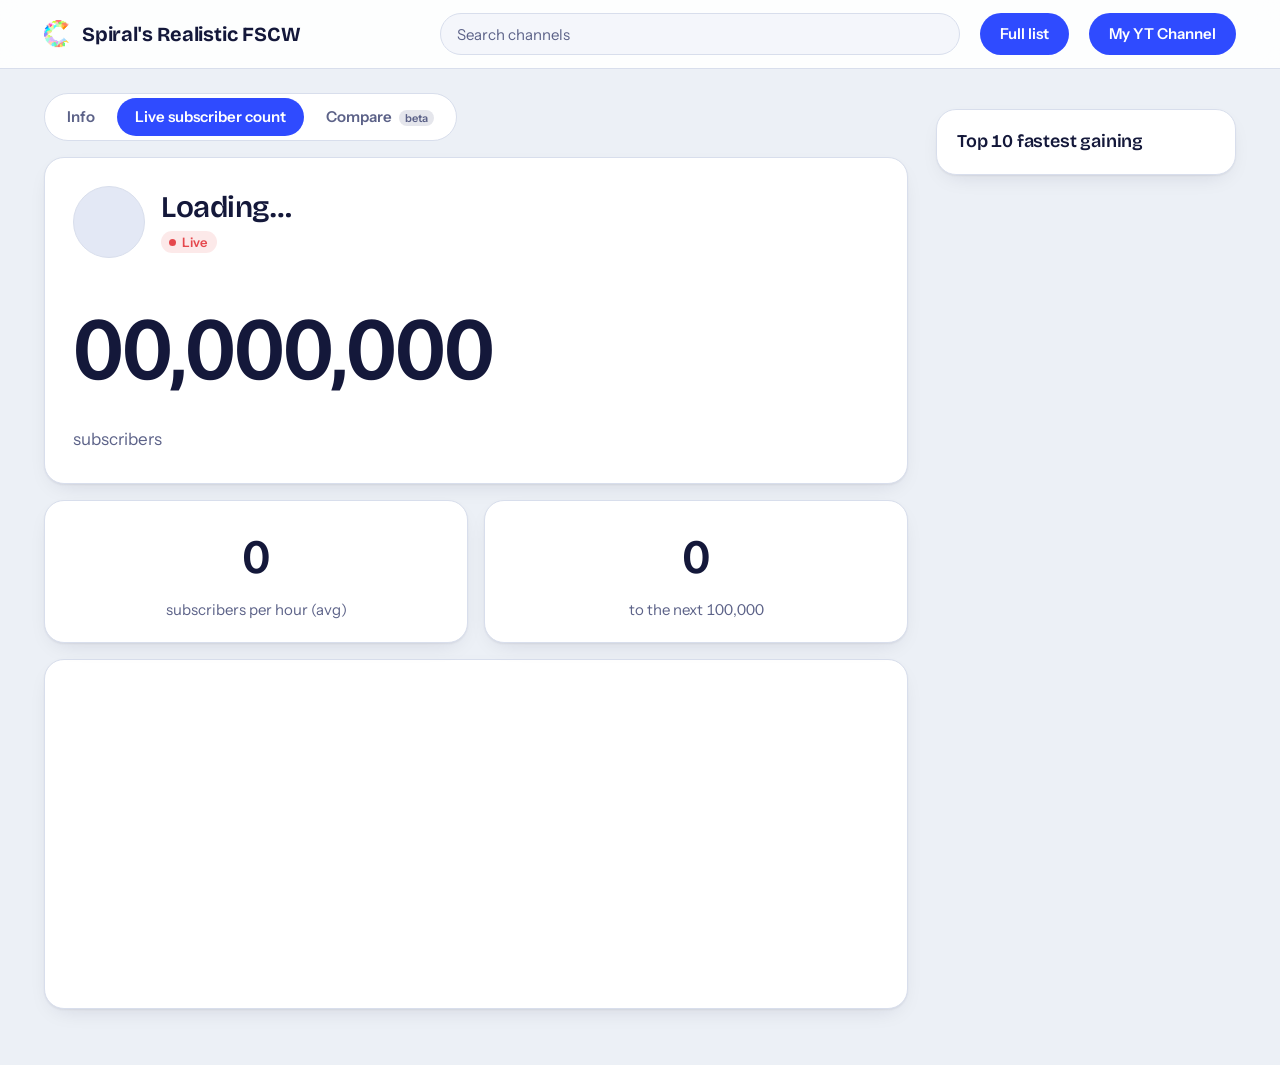
<file: index.html>
<!DOCTYPE html>
<html lang="en">
<head>
    <meta charset="UTF-8">
    <meta name="viewport" content="width=device-width, initial-scale=1.0">
    <meta name="color-scheme" content="light dark">
    <title>Spiral's RFSCW</title>
    <link rel="preconnect" href="https://fonts.googleapis.com">
    <link rel="preconnect" href="https://fonts.gstatic.com" crossorigin>
    <link href="https://fonts.googleapis.com/css2?family=Bricolage+Grotesque:opsz,wght@12..96,400..800&family=Instrument+Sans:wght@400..700&display=swap" rel="stylesheet">

    <link rel="stylesheet" href="./odometer.css">
    <link rel="stylesheet" href="./style.css">

    <link rel="icon" type="image/png" href="./favicon.png">
</head>
<body>
    <header class="top">
        <div class="top-inner">
            <a class="brand" href="./">
                <img src="./favicon.png" alt="" width="28" height="28">
                <span>Spiral's Realistic FSCW</span>
            </a>
            <div class="search-wrap">
                <input class="search-bar" type="search" placeholder="Search channels" aria-label="Search channels" autocomplete="off">
                <div class="search-results" style="display: none;"></div>
            </div>
            <button class="ui-btn button_fullList" type="button">Full list</button>
            <button class="ui-btn button_ytCh" type="button">My YT Channel</button>
        </div>
    </header>

    <div class="layout">
        <main class="main">
            <nav class="tab-top" role="tablist" aria-label="Views">
                <button class="info tab" type="button" role="tab" aria-selected="false">Info</button>
                <button class="livecount tab selected" type="button" role="tab" aria-selected="true"><span class="long">Live subscriber count</span><span class="short">Live count</span></button>
                <button class="compare tab" type="button" role="tab" aria-selected="false">Compare <span class="beta">beta</span></button>
            </nav>

            <div class="subcount">
                <section class="card hero">
                    <div class="hero-id">
                        <img src="[data-uri]" class="alt-pfp" alt="">
                        <div class="hero-name">
                            <span class="channelName">Loading…</span>
                            <span class="live-pill"><i aria-hidden="true"></i>Live</span>
                        </div>
                    </div>
                    <div class="hero-count">
                        <span id="subscriberCount" class="subscriberCount">00,000,000</span>
                        <span class="tts">subscribers</span>
                    </div>
                </section>

                <div class="grid-divider">
                    <section class="card stat rate-per-min-card">
                        <span class="ratePerMinute">0</span>
                        <span class="tts">subscribers per hour (avg)</span>
                    </section>

                    <section class="card stat goal-card">
                        <span class="goalCount">0</span>
                        <span class="tts">to the next 100,000</span>
                    </section>
                </div>

                <section class="card chart-card">
                    <div id="subChart"></div>
                </section>
            </div>

            <div class="infocontent">
                <section class="card info-card">
                    <h2 class="mtx">Channel description</h2>
                    <p class="mtxDesc">Can't load description</p>
                </section>
            </div>

            <div class="cmpr">
                <div class="grid-divider">
                    <section class="card pick">
                        <label for="search_ch1">Channel 1</label>
                        <input type="text" id="search_ch1" class="compare_search" placeholder="Search a channel" autocomplete="off">
                    </section>

                    <section class="card pick">
                        <label for="search_ch2">Channel 2</label>
                        <input type="text" id="search_ch2" class="compare_search" placeholder="Search a channel" autocomplete="off">
                    </section>
                </div>

                <div class="grid-divider versus-row">
                    <section class="card versus">
                        <img src="[data-uri]" class="compare-pfp cpf1" alt="">
                        <span class="compare_channelName chNm1">Loading…</span>
                        <span class="compare_subscriberCount chNm1">00,000,000</span>
                        <span class="tts">subscribers</span>
                    </section>

                    <section class="card versus">
                        <img src="[data-uri]" class="compare-pfp cpf2" alt="">
                        <span class="compare_channelName chNm2">Loading…</span>
                        <span class="compare_subscriberCount chNm2">00,000,000</span>
                        <span class="tts">subscribers</span>
                    </section>
                </div>

                <div class="grid-divider">
                    <section class="card stat">
                        <span class="compare_ratePerMinute rpm1">0</span>
                        <span class="tts">subscribers per hour (avg)</span>
                    </section>
                    <section class="card stat">
                        <span class="compare_ratePerMinute rpm2">0</span>
                        <span class="tts">subscribers per hour (avg)</span>
                    </section>
                </div>

                <section class="card stat gap-card">
                    <span class="compare_ratePerMinute gap">0</span>
                    <span class="tts">subscriber gap</span>
                </section>
            </div>
        </main>

        <aside class="side-bar" aria-label="Fastest gaining channels">
            <div class="fast-area">
                <h2 class="mtl">Top 10 fastest gaining</h2>
                <div class="fast_ch_inner"></div>
            </div>
        </aside>
    </div>

    <script src="./odometer.js"></script>
    <script src="./jquery.min.js"></script>
    <script src="https://code.highcharts.com/highcharts.js"></script>
    <script src="./index.js"></script>
</body>
</html>
</file>
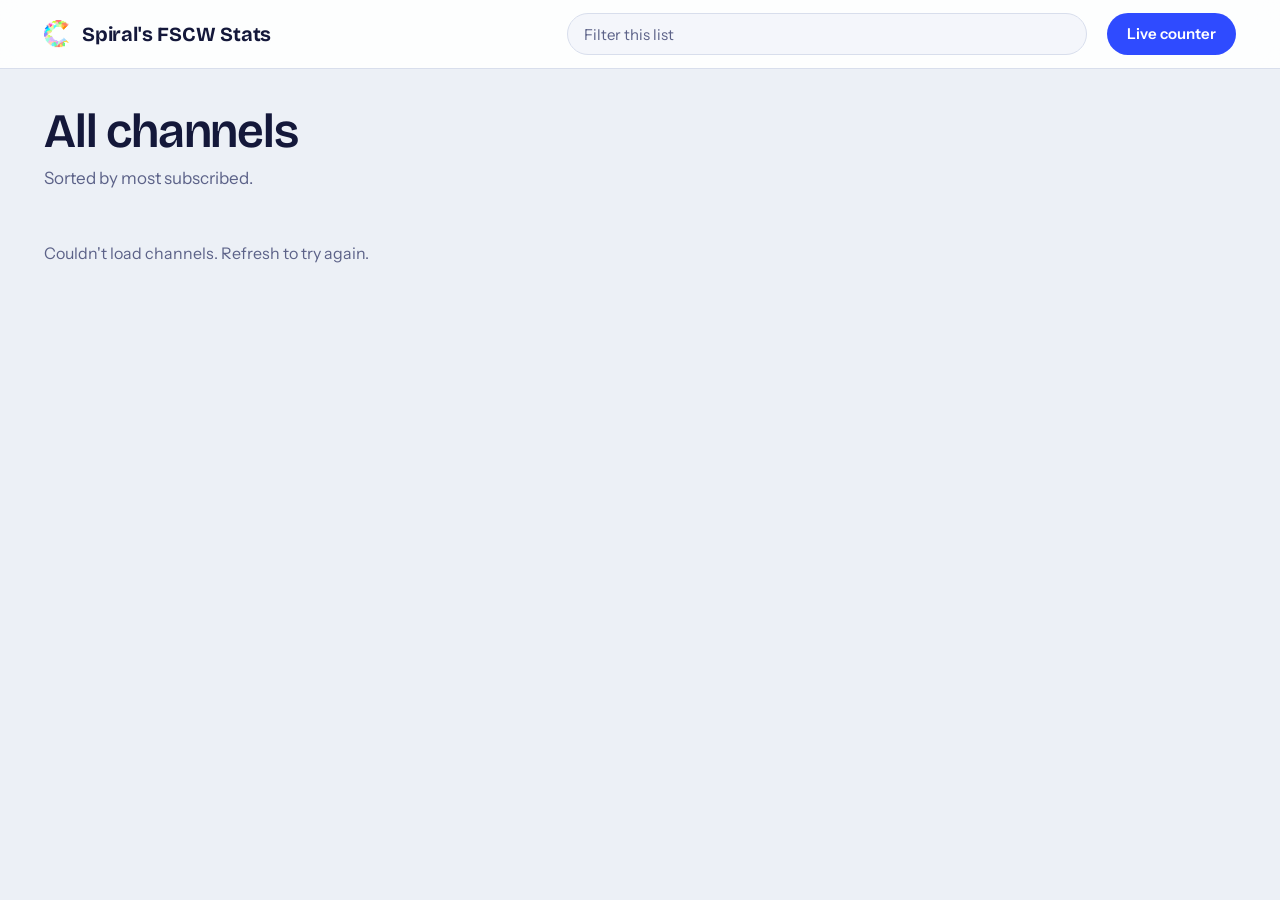
<file: channels/index.html>
<!DOCTYPE html>
<html lang="en">
<head>
    <meta charset="UTF-8">
    <meta name="viewport" content="width=device-width, initial-scale=1.0">
    <meta name="color-scheme" content="light dark">
    <title>Full list · C-Series RFYSC</title>

    <link rel="preconnect" href="https://fonts.googleapis.com">
    <link rel="preconnect" href="https://fonts.gstatic.com" crossorigin>
    <link href="https://fonts.googleapis.com/css2?family=Bricolage+Grotesque:opsz,wght@12..96,400..800&family=Instrument+Sans:wght@400..700&display=swap" rel="stylesheet">
    <link rel="stylesheet" href="../style.css">
    <link rel="stylesheet" href="./list.css">
    <link rel="icon" type="image/png" href="../favicon.png">
</head>
<body>
    <header class="top">
        <div class="top-inner">
            <a class="brand" href="../">
                <img src="../favicon.png" alt="" width="28" height="28">
                <span>Spiral's FSCW Stats</span>
            </a>
            <div class="search-wrap">
                <input class="search-bar list-filter" type="search" placeholder="Filter this list" aria-label="Filter channels" autocomplete="off">
            </div>
            <a class="ui-btn back-link" href="../">Live counter</a>
        </div>
    </header>

    <main class="list-page">
        <div class="list-head">
            <h1>All channels</h1>
            <p>Sorted by most subscribed. <span class="list-count"></span></p>
        </div>

        <div class="list">
            <p class="list-status">Loading channels…</p>
        </div>
    </main>

    <script src="../jquery.min.js"></script>
    <script src="./index.js"></script>
</body>
</html>
</file>
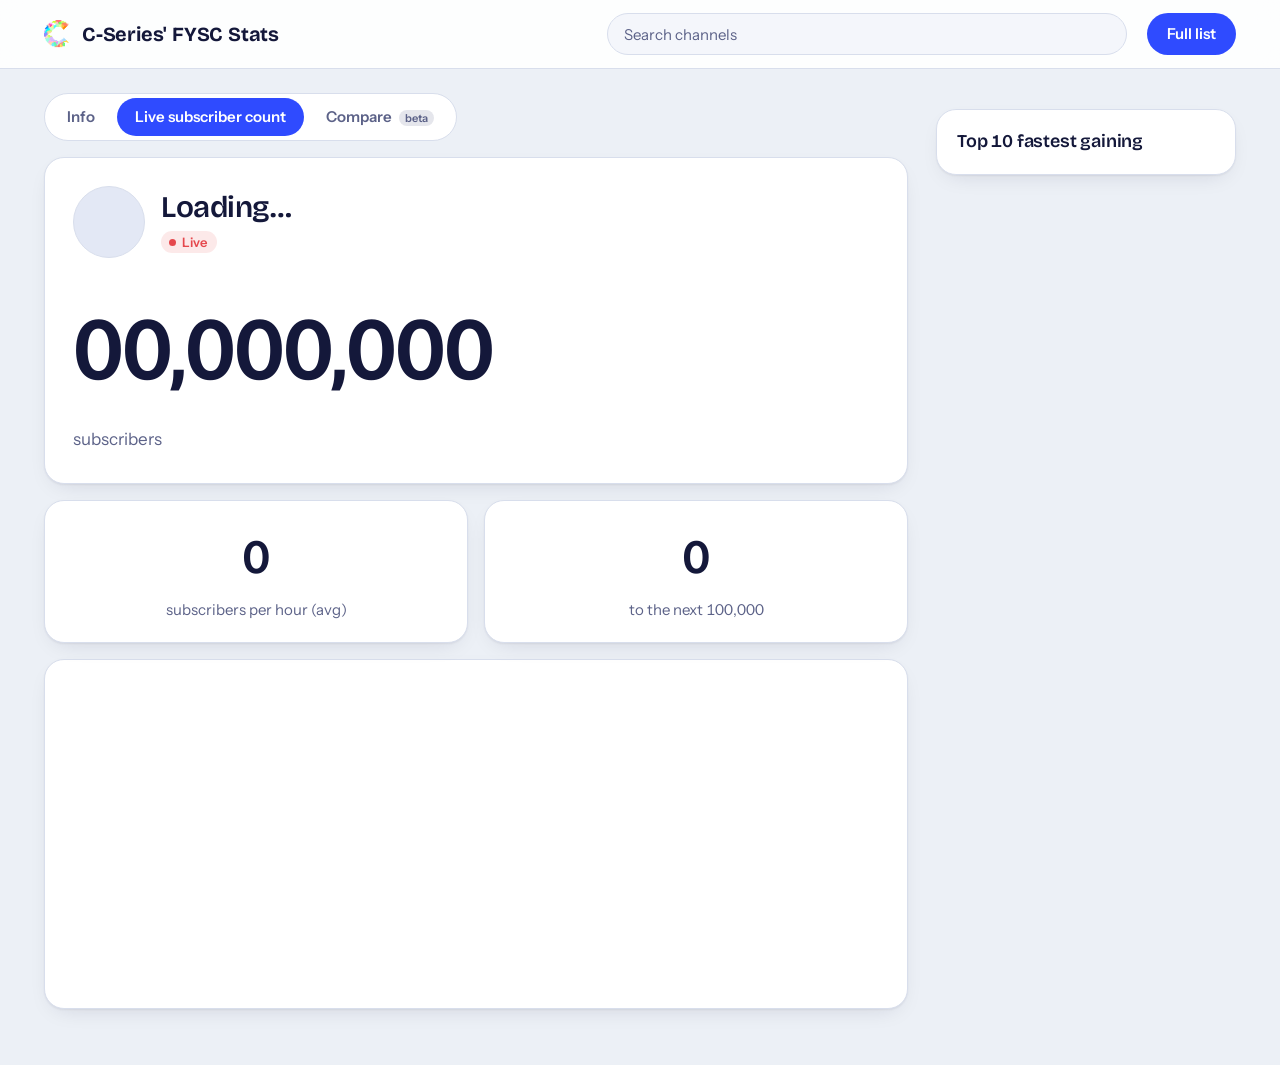
<file: rfysc-main/rfysc-main/index.html>
<!DOCTYPE html>
<html lang="en">
<head>
    <meta charset="UTF-8">
    <meta name="viewport" content="width=device-width, initial-scale=1.0">
    <meta name="color-scheme" content="light dark">
    <title>C-Series RFYSC</title>
    <link rel="preconnect" href="https://fonts.googleapis.com">
    <link rel="preconnect" href="https://fonts.gstatic.com" crossorigin>
    <link href="https://fonts.googleapis.com/css2?family=Bricolage+Grotesque:opsz,wght@12..96,400..800&family=Instrument+Sans:wght@400..700&display=swap" rel="stylesheet">

    <link rel="stylesheet" href="./odometer.css">
    <link rel="stylesheet" href="./style.css">

    <link rel="icon" type="image/png" href="./favicon.png">
</head>
<body>
    <header class="top">
        <div class="top-inner">
            <a class="brand" href="./">
                <img src="./favicon.png" alt="" width="28" height="28">
                <span>C-Series' FYSC Stats</span>
            </a>
            <div class="search-wrap">
                <input class="search-bar" type="search" placeholder="Search channels" aria-label="Search channels" autocomplete="off">
                <div class="search-results" style="display: none;"></div>
            </div>
            <button class="ui-btn button_fullList" type="button">Full list</button>
        </div>
    </header>

    <div class="layout">
        <main class="main">
            <nav class="tab-top" role="tablist" aria-label="Views">
                <button class="info tab" type="button" role="tab" aria-selected="false">Info</button>
                <button class="livecount tab selected" type="button" role="tab" aria-selected="true"><span class="long">Live subscriber count</span><span class="short">Live count</span></button>
                <button class="compare tab" type="button" role="tab" aria-selected="false">Compare <span class="beta">beta</span></button>
            </nav>

            <div class="subcount">
                <section class="card hero">
                    <div class="hero-id">
                        <img src="[data-uri]" class="alt-pfp" alt="">
                        <div class="hero-name">
                            <span class="channelName">Loading…</span>
                            <span class="live-pill"><i aria-hidden="true"></i>Live</span>
                        </div>
                    </div>
                    <div class="hero-count">
                        <span id="subscriberCount" class="subscriberCount">00,000,000</span>
                        <span class="tts">subscribers</span>
                    </div>
                </section>

                <div class="grid-divider">
                    <section class="card stat rate-per-min-card">
                        <span class="ratePerMinute">0</span>
                        <span class="tts">subscribers per hour (avg)</span>
                    </section>

                    <section class="card stat goal-card">
                        <span class="goalCount">0</span>
                        <span class="tts">to the next 100,000</span>
                    </section>
                </div>

                <section class="card chart-card">
                    <div id="subChart"></div>
                </section>
            </div>

            <div class="infocontent">
                <section class="card info-card">
                    <h2 class="mtx">Channel description</h2>
                    <p class="mtxDesc">Can't load description</p>
                </section>
            </div>

            <div class="cmpr">
                <div class="grid-divider">
                    <section class="card pick">
                        <label for="search_ch1">Channel 1</label>
                        <input type="text" id="search_ch1" class="compare_search" placeholder="Search a channel" autocomplete="off">
                    </section>

                    <section class="card pick">
                        <label for="search_ch2">Channel 2</label>
                        <input type="text" id="search_ch2" class="compare_search" placeholder="Search a channel" autocomplete="off">
                    </section>
                </div>

                <div class="grid-divider versus-row">
                    <section class="card versus">
                        <img src="[data-uri]" class="compare-pfp cpf1" alt="">
                        <span class="compare_channelName chNm1">Loading…</span>
                        <span class="compare_subscriberCount chNm1">00,000,000</span>
                        <span class="tts">subscribers</span>
                    </section>

                    <section class="card versus">
                        <img src="[data-uri]" class="compare-pfp cpf2" alt="">
                        <span class="compare_channelName chNm2">Loading…</span>
                        <span class="compare_subscriberCount chNm2">00,000,000</span>
                        <span class="tts">subscribers</span>
                    </section>
                </div>

                <div class="grid-divider">
                    <section class="card stat">
                        <span class="compare_ratePerMinute rpm1">0</span>
                        <span class="tts">subscribers per hour (avg)</span>
                    </section>
                    <section class="card stat">
                        <span class="compare_ratePerMinute rpm2">0</span>
                        <span class="tts">subscribers per hour (avg)</span>
                    </section>
                </div>

                <section class="card stat gap-card">
                    <span class="compare_ratePerMinute gap">0</span>
                    <span class="tts">subscriber gap</span>
                </section>
            </div>
        </main>

        <aside class="side-bar" aria-label="Fastest gaining channels">
            <div class="fast-area">
                <h2 class="mtl">Top 10 fastest gaining</h2>
                <div class="fast_ch_inner"></div>
            </div>
        </aside>
    </div>

    <script src="./odometer.js"></script>
    <script src="./jquery.min.js"></script>
    <script src="https://code.highcharts.com/highcharts.js"></script>
    <script src="./index.js"></script>
</body>
</html>
</file>
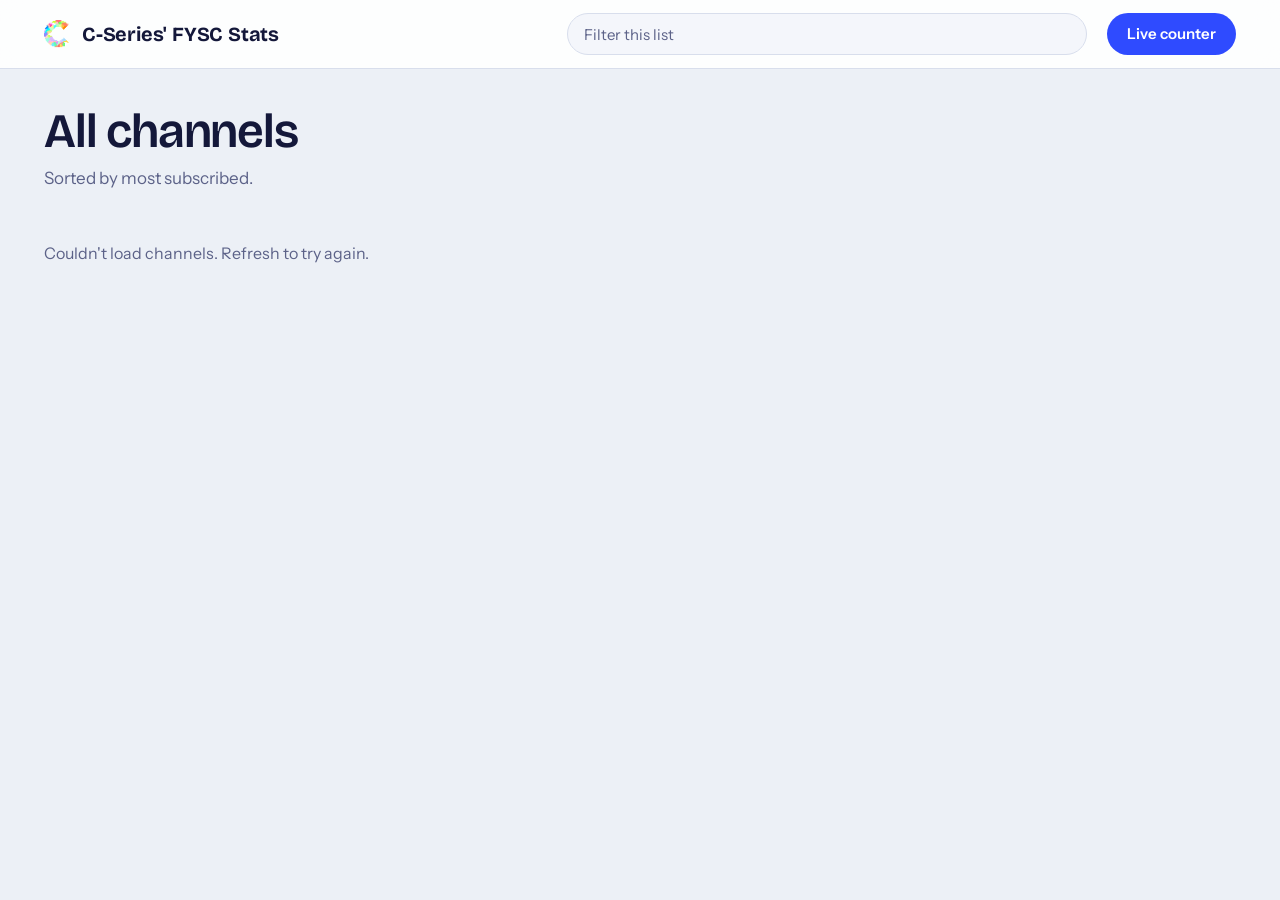
<file: rfysc-main/rfysc-main/channels/index.html>
<!DOCTYPE html>
<html lang="en">
<head>
    <meta charset="UTF-8">
    <meta name="viewport" content="width=device-width, initial-scale=1.0">
    <meta name="color-scheme" content="light dark">
    <title>Full list · C-Series RFYSC</title>

    <link rel="preconnect" href="https://fonts.googleapis.com">
    <link rel="preconnect" href="https://fonts.gstatic.com" crossorigin>
    <link href="https://fonts.googleapis.com/css2?family=Bricolage+Grotesque:opsz,wght@12..96,400..800&family=Instrument+Sans:wght@400..700&display=swap" rel="stylesheet">
    <link rel="stylesheet" href="../style.css">
    <link rel="stylesheet" href="./list.css">
    <link rel="icon" type="image/png" href="../favicon.png">
</head>
<body>
    <header class="top">
        <div class="top-inner">
            <a class="brand" href="../">
                <img src="../favicon.png" alt="" width="28" height="28">
                <span>C-Series' FYSC Stats</span>
            </a>
            <div class="search-wrap">
                <input class="search-bar list-filter" type="search" placeholder="Filter this list" aria-label="Filter channels" autocomplete="off">
            </div>
            <a class="ui-btn back-link" href="../">Live counter</a>
        </div>
    </header>

    <main class="list-page">
        <div class="list-head">
            <h1>All channels</h1>
            <p>Sorted by most subscribed. <span class="list-count"></span></p>
        </div>

        <div class="list">
            <p class="list-status">Loading channels…</p>
        </div>
    </main>

    <script src="../jquery.min.js"></script>
    <script src="./index.js"></script>
</body>
</html>
</file>
<file: odometer.css>
@keyframes odo-up {
  0% {
    color: inherit;
  } 50% {
    color: rgb(49, 192, 49);
  } 100% {
    color: inherit;
  }
}

@keyframes odo-down {
  0% {
    color: inherit;
  } 50% {
    color: rgb(192, 49, 49);
  } 100% {
    color: inherit;
  }
}

.odometer.odometer-auto-theme, .odometer.odometer-theme-minimal {
    display: inline-block;
    vertical-align: middle;
    *vertical-align: auto;
    *zoom: 1;
    *display: inline;
    position: relative;
  }
  .odometer.odometer-auto-theme .odometer-digit, .odometer.odometer-theme-minimal .odometer-digit {
    display: inline-block;
    vertical-align: middle;
    *vertical-align: auto;
    *zoom: 1;
    *display: inline;
    position: relative;
  }
  .odometer.odometer-auto-theme .odometer-digit .odometer-digit-spacer, .odometer.odometer-theme-minimal .odometer-digit .odometer-digit-spacer {
    display: inline-block;
    vertical-align: middle;
    *vertical-align: auto;
    *zoom: 1;
    *display: inline;
    visibility: hidden;
  }
  .odometer.odometer-auto-theme .odometer-digit .odometer-digit-inner, .odometer.odometer-theme-minimal .odometer-digit .odometer-digit-inner {
    text-align: left;
    display: block;
    position: absolute;
    top: 0;
    left: 0;
    right: 0;
    bottom: 0;
    overflow: hidden;
  }
  .odometer.odometer-auto-theme .odometer-digit .odometer-ribbon, .odometer.odometer-theme-minimal .odometer-digit .odometer-ribbon {
    display: block;
  }
  .odometer.odometer-auto-theme .odometer-digit .odometer-ribbon-inner, .odometer.odometer-theme-minimal .odometer-digit .odometer-ribbon-inner {
    display: block;
    -webkit-backface-visibility: hidden;
  }
  .odometer.odometer-auto-theme .odometer-digit .odometer-value, .odometer.odometer-theme-minimal .odometer-digit .odometer-value {
    display: block;
    -webkit-transform: translateZ(0);
  }
  .odometer.odometer-auto-theme .odometer-digit .odometer-value.odometer-last-value, .odometer.odometer-theme-minimal .odometer-digit .odometer-value.odometer-last-value {
    position: absolute;
  }
  .odometer.odometer-auto-theme.odometer-animating-up .odometer-ribbon-inner, .odometer.odometer-theme-minimal.odometer-animating-up .odometer-ribbon-inner {
    -webkit-transition: -webkit-transform 2s;
    -moz-transition: -moz-transform 2s;
    -ms-transition: -ms-transform 2s;
    -o-transition: -o-transform 2s;
    transition: transform 2s;

    animation: odo-up 1s ease-in-out;
  }
  .odometer.odometer-auto-theme.odometer-animating-up.odometer-animating .odometer-ribbon-inner, .odometer.odometer-theme-minimal.odometer-animating-up.odometer-animating .odometer-ribbon-inner {
    -webkit-transform: translateY(-100%);
    -moz-transform: translateY(-100%);
    -ms-transform: translateY(-100%);
    -o-transform: translateY(-100%);
    transform: translateY(-100%);
  }
  .odometer.odometer-auto-theme.odometer-animating-down .odometer-ribbon-inner, .odometer.odometer-theme-minimal.odometer-animating-down .odometer-ribbon-inner {
    -webkit-transform: translateY(-100%);
    -moz-transform: translateY(-100%);
    -ms-transform: translateY(-100%);
    -o-transform: translateY(-100%);
    transform: translateY(-100%);
  }
  .odometer.odometer-auto-theme.odometer-animating-down.odometer-animating .odometer-ribbon-inner, .odometer.odometer-theme-minimal.odometer-animating-down.odometer-animating .odometer-ribbon-inner {
    -webkit-transition: -webkit-transform 2s;
    -moz-transition: -moz-transform 2s;
    -ms-transition: -ms-transform 2s;
    -o-transition: -o-transform 2s;
    transition: transform 2s;


    animation: odo-down 1s ease-in-out;

    -webkit-transform: translateY(0);
    -moz-transform: translateY(0);
    -ms-transform: translateY(0);
    -o-transform: translateY(0);
    transform: translateY(0);
  }

  #fysc-subs.odometer .odometer-ribbon-inner,
#fysc-subs.odometer.odometer-animating-up .odometer-ribbon-inner,
#fysc-subs.odometer.odometer-animating-down .odometer-ribbon-inner,
#fysc-subs.odometer.odometer-animating-down.odometer-animating .odometer-ribbon-inner {
    -webkit-transition-duration: 3s !important;
    -moz-transition-duration: 3s !important;
    transition-duration: 3s !important;
}
</file>
<file: style.css>
/* ---------- Tokens ---------- */
:root {
    --bg: #ecf0f6;
    --surface: #ffffff;
    --surface-2: #f4f6fb;
    --cell: #e3e8f5;
    --border: #d8deec;
    --text: #14183a;
    --text-muted: #5c6288;
    --accent: #2f4bff;
    --accent-ink: #ffffff;
    --live: #e5484d;
    --shadow: 0 1px 2px rgba(20, 24, 58, .06), 0 8px 24px -12px rgba(20, 24, 58, .18);

    --font-display: 'Bricolage Grotesque', 'Instrument Sans', system-ui, sans-serif;
    --font-body: 'Instrument Sans', system-ui, -apple-system, 'Segoe UI', Roboto, sans-serif;

    --r-lg: 20px;
    --r-md: 12px;
    --r-sm: 8px;
}

@media (prefers-color-scheme: dark) {
    :root {
        --bg: #0e1124;
        --surface: #171b38;
        --surface-2: #1d2245;
        --cell: #252b57;
        --border: #2a3060;
        --text: #eceeff;
        --text-muted: #9aa1d0;
        --accent: #8896ff;
        --accent-ink: #0e1124;
        --live: #ff6b70;
        --shadow: 0 1px 2px rgba(0, 0, 0, .3), 0 8px 24px -12px rgba(0, 0, 0, .5);
    }
}

/* ---------- Base ---------- */
* { padding: 0; margin: 0; box-sizing: border-box; }

html { color-scheme: light dark; }

body {
    min-height: 100vh;
    font-family: var(--font-body);
    font-size: 16px;
    line-height: 1.45;
    font-variant-numeric: tabular-nums;
    background-color: var(--bg);
    color: var(--text);
    -webkit-font-smoothing: antialiased;
}

h1, h2 { font-family: var(--font-display); font-weight: 600; }

a { color: inherit; }

button, input { font: inherit; color: inherit; }

:focus-visible {
    outline: 2px solid var(--accent);
    outline-offset: 2px;
}

/* ---------- Header ---------- */
.top {
    position: sticky;
    top: 0;
    z-index: 20;
    background-color: color-mix(in srgb, var(--surface) 88%, transparent);
    backdrop-filter: blur(12px);
    -webkit-backdrop-filter: blur(12px);
    border-bottom: 1px solid var(--border);
}

.top-inner {
    display: flex;
    align-items: center;
    gap: 20px;
    max-width: 1240px;
    height: 68px;
    margin: 0 auto;
    padding: 0 24px;
}

.brand {
    display: flex;
    align-items: center;
    gap: 10px;
    flex-shrink: 0;
    font-family: var(--font-display);
    font-size: 20px;
    font-weight: 700;
    letter-spacing: -0.01em;
    text-decoration: none;
    color: var(--text);
}

.brand img { border-radius: 8px; }

.search-wrap {
    position: relative;
    flex: 1;
    max-width: 520px;
    margin-left: auto;
    min-width: 0;
}

.search-bar {
    display: block;
    width: 100%;
    height: 42px;
    padding: 0 16px;
    border: 1px solid var(--border);
    border-radius: 999px;
    background-color: var(--surface-2);
    font-size: 15px;
    outline: none;
    transition: border-color .15s, box-shadow .15s, background-color .15s;
}

.search-bar::placeholder { color: var(--text-muted); }

.search-bar:focus {
    background-color: var(--surface);
    border-color: var(--accent);
    box-shadow: 0 0 0 3px color-mix(in srgb, var(--accent) 22%, transparent);
}

/* Buttons */
.ui-btn {
    flex-shrink: 0;
    height: 42px;
    padding: 0 20px;
    border: none;
    border-radius: 999px;
    background-color: var(--accent);
    color: var(--accent-ink);
    font-weight: 600;
    font-size: 15px;
    cursor: pointer;
    transition: filter .15s, transform .15s;
}

.ui-btn:hover { filter: brightness(1.1); }
.ui-btn:active { transform: translateY(1px); }

/* ---------- Search results (header + compare) ---------- */
.search-results {
    position: absolute;
    top: calc(100% + 8px);
    left: 0;
    right: 0;
    z-index: 30;
    background-color: var(--surface);
    border: 1px solid var(--border);
    border-radius: var(--r-md);
    box-shadow: var(--shadow);
    padding: 6px;
    overflow: hidden;
}

.result {
    display: flex;
    align-items: center;
    gap: 12px;
    padding: 8px 10px;
    border-radius: var(--r-sm);
    cursor: pointer;
}

.result.active { background-color: var(--surface-2); }

.result img {
    width: 34px;
    height: 34px;
    object-fit: cover;
    border-radius: 50%;
    flex-shrink: 0;
    background: var(--cell);
}

.result-name {
    flex: 1;
    min-width: 0;
    overflow: hidden;
    text-overflow: ellipsis;
    white-space: nowrap;
    font-size: 15px;
    font-weight: 600;
}

.result-subs {
    font-size: 14px;
    color: var(--text-muted);
}

.result-empty {
    padding: 12px 10px;
    font-size: 14px;
    color: var(--text-muted);
}

/* ---------- Layout ---------- */
.layout {
    display: grid;
    grid-template-columns: minmax(0, 1fr) 300px;
    gap: 28px;
    align-items: start;
    max-width: 1240px;
    margin: 0 auto;
    padding: 24px 24px 56px;
}

.main { min-width: 0; }

/* ---------- Tabs ---------- */
.tab-top {
    display: flex;
    width: fit-content;
    gap: 4px;
    padding: 4px;
    background-color: var(--surface);
    border: 1px solid var(--border);
    border-radius: 999px;
    max-width: 100%;
    overflow-x: auto;
}

.tab {
    flex-shrink: 0;
    padding: 8px 18px;
    border: none;
    border-radius: 999px;
    background: transparent;
    color: var(--text-muted);
    font-size: 15px;
    font-weight: 600;
    cursor: pointer;
    transition: background-color .15s, color .15s;
}

.tab:hover { color: var(--text); }

.tab.selected {
    background-color: var(--accent);
    color: var(--accent-ink);
}

.tab .short { display: none; }

.beta {
    margin-left: 4px;
    padding: 1px 6px;
    border-radius: 999px;
    background-color: color-mix(in srgb, currentColor 16%, transparent);
    font-size: 11px;
    font-weight: 600;
}

/* Views: only the selected one shows */
.infocontent, .cmpr { display: none; }

/* ---------- Cards ---------- */
.card {
    margin-top: 16px;
    padding: 24px;
    background-color: var(--surface);
    border: 1px solid var(--border);
    border-radius: var(--r-lg);
    box-shadow: var(--shadow);
    min-width: 0;
}

.grid-divider {
    display: grid;
    grid-template-columns: repeat(2, minmax(0, 1fr));
    gap: 16px;
}

.tts {
    display: block;
    margin-top: 6px;
    font-size: 15px;
    color: var(--text-muted);
}

/* ---------- Hero ---------- */
.hero { padding: 28px 28px 32px; }

.hero-id {
    display: flex;
    align-items: center;
    gap: 16px;
}

.alt-pfp {
    width: 72px;
    height: 72px;
    flex-shrink: 0;
    object-fit: cover;
    border-radius: 50%;
    background-color: var(--cell);
    border: 1px solid var(--border);
    transition: border-radius .5s;
}

.alt-pfp:hover { border-radius: 22%; }

.hero-name {
    display: flex;
    flex-direction: column;
    align-items: flex-start;
    gap: 6px;
    min-width: 0;
}

.channelName {
    display: block;
    max-width: 100%;
    overflow: hidden;
    text-overflow: ellipsis;
    white-space: nowrap;
    font-family: var(--font-display);
    font-size: clamp(22px, 3.4vw, 30px);
    font-weight: 600;
    letter-spacing: -0.015em;
    line-height: 1.15;
}

.live-pill {
    display: inline-flex;
    align-items: center;
    gap: 6px;
    padding: 2px 10px 2px 8px;
    border-radius: 999px;
    background-color: color-mix(in srgb, var(--live) 12%, transparent);
    color: var(--live);
    font-size: 13px;
    font-weight: 600;
}

.live-pill i {
    width: 7px;
    height: 7px;
    border-radius: 50%;
    background-color: currentColor;
    animation: pulse 2s ease-in-out infinite;
}

@keyframes pulse {
    0%, 100% { opacity: 1; }
    50% { opacity: .3; }
}

.hero-count {
    margin-top: 28px;
    container-type: inline-size;
}

/* ---------- Odometer styling (odometer.js / odometer.css are untouched) ---------- */
.odometer {
    line-height: 1.04em;
}

.subscriberCount {
    display: inline-block;
    font-family: var(--font-display);
    font-size: clamp(2.25rem, 11vw, 6rem);   /* fallback */
    font-size: clamp(2.25rem, 11cqi, 6rem);
    font-weight: 600;
    letter-spacing: -0.02em;
    font-variant-numeric: tabular-nums;
    white-space: nowrap;
    color: var(--text);
}

.odometer-inside { white-space: nowrap; }

/* Each digit sits in its own wheel; numbers fade at the top and bottom edge as they roll */

.stat .odometer-digit-inner,
.compare_subscriberCount .odometer-digit-inner { text-align: center; }

.hero-count .tts { margin-top: 12px; font-size: 17px; }

/* ---------- Stat cards ---------- */
.stat { padding: 22px 24px; }

.ratePerMinute, .goalCount {
    display: inline-block;
    font-family: var(--font-display);
    font-size: clamp(2rem, 5vw, 3rem);
    font-weight: 600;
    letter-spacing: -0.02em;
}

/* ---------- Chart ---------- */
.chart-card { padding: 20px 16px 8px; }

#subChart {
    width: 100%;
    height: 320px;
}

/* ---------- Info ---------- */
.info-card { padding: 28px; }

.mtx {
    font-size: 22px;
    letter-spacing: -0.01em;
    margin-bottom: 12px;
}

.mtxDesc {
    max-width: 68ch;
    color: var(--text-muted);
    font-size: 17px;
    line-height: 1.6;
    white-space: pre-line;
    overflow-wrap: anywhere;
}

/* ---------- Compare ---------- */
.pick label {
    display: block;
    margin-bottom: 8px;
    font-size: 14px;
    font-weight: 600;
    color: var(--text-muted);
}

.compare_search {
    display: block;
    width: 100%;
    height: 44px;
    padding: 0 14px;
    border: 1px solid var(--border);
    border-radius: var(--r-md);
    background-color: var(--surface-2);
    outline: none;
    transition: border-color .15s, box-shadow .15s;
}

.compare_search:focus {
    border-color: var(--accent);
    box-shadow: 0 0 0 3px color-mix(in srgb, var(--accent) 22%, transparent);
}

.versus {
    text-align: center;
    container-type: inline-size;
}

.compare-pfp {
    width: 96px;
    height: 96px;
    object-fit: cover;
    border-radius: 50%;
    background-color: var(--cell);
    border: 1px solid var(--border);
    transition: border-radius .5s;
}

.compare-pfp:hover { border-radius: 22%; }

.compare_channelName {
    display: block;
    margin-top: 14px;
    overflow: hidden;
    text-overflow: ellipsis;
    white-space: nowrap;
    font-family: var(--font-display);
    font-size: clamp(20px, 2.6vw, 28px);
    font-weight: 600;
    letter-spacing: -0.015em;
}

.compare_subscriberCount {
    display: inline-block;
    margin-top: 10px;
    font-family: var(--font-display);
    font-size: clamp(1.1rem, 9.5cqi, 3.4rem);
    font-weight: 600;
    letter-spacing: -0.02em;
    white-space: nowrap;
}

.compare_ratePerMinute, .gap {
    display: inline-block;
    font-family: var(--font-display);
    font-size: clamp(1.8rem, 4vw, 2.5rem);
    font-weight: 600;
    letter-spacing: -0.02em;
}

.stat { text-align: center; }

.gap-card {
    max-width: 420px;
    margin-left: auto;
    margin-right: auto;
}

.cmp-wrap { position: relative; width: 100%; }
.cmp-wrap .search-results { top: calc(100% + 6px); }

/* ---------- Fastest gaining rail ---------- */
.side-bar {
    position: sticky;
    top: 92px;
    margin-top: 16px;
    background-color: var(--surface);
    border: 1px solid var(--border);
    border-radius: var(--r-lg);
    box-shadow: var(--shadow);
    overflow: hidden;
}

.mtl {
    padding: 18px 20px 12px;
    font-size: 18px;
    letter-spacing: -0.01em;
}

.fast_ch_inner { padding: 0 8px 8px; counter-reset: rank; }

.fast_channel {
    display: flex;
    align-items: center;
    gap: 12px;
    width: 100%;
    padding: 8px 12px 8px 10px;
    border: none;
    border-radius: var(--r-md);
    background: transparent;
    text-align: left;
    cursor: pointer;
    transition: background-color .15s;
    counter-increment: rank;
}

.fast_channel::before {
    content: counter(rank);
    width: 18px;
    flex-shrink: 0;
    text-align: right;
    font-size: 13px;
    font-weight: 600;
    color: var(--text-muted);
}

.fast_channel:hover { background-color: var(--surface-2); }

.fast_channel.active {
    background-color: color-mix(in srgb, var(--accent) 14%, transparent);
}

.fast_pfp {
    width: 38px;
    height: 38px;
    flex-shrink: 0;
    object-fit: cover;
    border-radius: 50%;
    background-color: var(--cell);
}

.channel_name {
    flex: 1;
    min-width: 0;
    overflow: hidden;
    text-overflow: ellipsis;
    white-space: nowrap;
    font-size: 15px;
    font-weight: 600;
}

/* ---------- Responsive ---------- */
@media (max-width: 960px) {
    .layout {
        grid-template-columns: minmax(0, 1fr);
        gap: 0;
    }

    .side-bar { position: static; order: 2; }

    .fast_ch_inner {
        display: grid;
        grid-template-columns: repeat(2, minmax(0, 1fr));
    }
}

@media (max-width: 640px) {
    .top-inner { gap: 10px; padding: 0 14px; height: 60px; }
    .brand span { display: none; }
    .search-wrap { margin-left: 0; }
    .ui-btn { padding: 0 14px; }

    .layout { padding: 14px 14px 40px; }
    .card, .hero, .info-card { padding: 18px; }
    .stat { padding: 16px; }
    .alt-pfp { width: 56px; height: 56px; }
    .hero-count { margin-top: 22px; }
    #subChart { height: 240px; }

    .grid-divider { gap: 10px; }
    .tab-top { width: 100%; }
    .tab { flex: 1; padding: 8px 8px; font-size: 14px; }
    .tab .long { display: none; }
    .tab .short { display: inline; }
    .beta { display: none; }

    .top-inner { position: relative; }
    .search-wrap { position: static; }
    .search-results { left: 14px; right: 14px; top: calc(100% - 8px); }

    .versus-row { grid-template-columns: minmax(0, 1fr); }
    .compare-pfp { width: 64px; height: 64px; }
    .fast_ch_inner { grid-template-columns: minmax(0, 1fr); }
}

@media (prefers-reduced-motion: reduce) {
    .live-pill i { animation: none; }
    .alt-pfp, .compare-pfp, .tab, .fast_channel, .ui-btn { transition: none; }
}
</file>
<file: channels/list.css>
/* Full list page. Shares tokens and header with ../style.css */

.back-link {
    display: inline-flex;
    align-items: center;
    text-decoration: none;
}

.list-page {
    max-width: 1240px;
    margin: 0 auto;
    padding: 36px 24px 64px;
}

.list-head h1 {
    font-size: clamp(32px, 5vw, 48px);
    letter-spacing: -0.025em;
    line-height: 1.1;
}

.list-head p {
    margin-top: 8px;
    font-size: 17px;
    color: var(--text-muted);
}

.list {
    display: grid;
    grid-template-columns: repeat(auto-fill, minmax(340px, 1fr));
    gap: 12px;
    margin-top: 28px;
}

.list-status {
    grid-column: 1 / -1;
    padding: 24px 0;
    color: var(--text-muted);
}

.list .card {
    display: flex;
    align-items: center;
    gap: 14px;
    margin: 0;
    padding: 12px 16px 12px 12px;
    border-radius: var(--r-md);
    box-shadow: none;
}

.rank {
    width: 34px;
    flex-shrink: 0;
    text-align: right;
    font-size: 14px;
    font-weight: 600;
    color: var(--text-muted);
}

.card-img {
    width: 56px;
    height: 56px;
    flex-shrink: 0;
    object-fit: cover;
    border-radius: 50%;
    background-color: var(--cell);
}

.card-text { min-width: 0; }

.name {
    display: block;
    overflow: hidden;
    text-overflow: ellipsis;
    white-space: nowrap;
    font-size: 16px;
    font-weight: 600;
}

.subscribers {
    display: block;
    font-family: var(--font-display);
    font-size: 24px;
    font-weight: 600;
    letter-spacing: -0.015em;
}

@media (max-width: 640px) {
    .list-page { padding: 24px 14px 48px; }
    .list { grid-template-columns: minmax(0, 1fr); }
}
</file>
<file: rfysc-main/rfysc-main/odometer.css>
@keyframes odo-up {
  0% {
    color: inherit;
  } 50% {
    color: rgb(49, 192, 49);
  } 100% {
    color: inherit;
  }
}

@keyframes odo-down {
  0% {
    color: inherit;
  } 50% {
    color: rgb(192, 49, 49);
  } 100% {
    color: inherit;
  }
}

.odometer.odometer-auto-theme, .odometer.odometer-theme-minimal {
    display: inline-block;
    vertical-align: middle;
    *vertical-align: auto;
    *zoom: 1;
    *display: inline;
    position: relative;
  }
  .odometer.odometer-auto-theme .odometer-digit, .odometer.odometer-theme-minimal .odometer-digit {
    display: inline-block;
    vertical-align: middle;
    *vertical-align: auto;
    *zoom: 1;
    *display: inline;
    position: relative;
  }
  .odometer.odometer-auto-theme .odometer-digit .odometer-digit-spacer, .odometer.odometer-theme-minimal .odometer-digit .odometer-digit-spacer {
    display: inline-block;
    vertical-align: middle;
    *vertical-align: auto;
    *zoom: 1;
    *display: inline;
    visibility: hidden;
  }
  .odometer.odometer-auto-theme .odometer-digit .odometer-digit-inner, .odometer.odometer-theme-minimal .odometer-digit .odometer-digit-inner {
    text-align: left;
    display: block;
    position: absolute;
    top: 0;
    left: 0;
    right: 0;
    bottom: 0;
    overflow: hidden;
  }
  .odometer.odometer-auto-theme .odometer-digit .odometer-ribbon, .odometer.odometer-theme-minimal .odometer-digit .odometer-ribbon {
    display: block;
  }
  .odometer.odometer-auto-theme .odometer-digit .odometer-ribbon-inner, .odometer.odometer-theme-minimal .odometer-digit .odometer-ribbon-inner {
    display: block;
    -webkit-backface-visibility: hidden;
  }
  .odometer.odometer-auto-theme .odometer-digit .odometer-value, .odometer.odometer-theme-minimal .odometer-digit .odometer-value {
    display: block;
    -webkit-transform: translateZ(0);
  }
  .odometer.odometer-auto-theme .odometer-digit .odometer-value.odometer-last-value, .odometer.odometer-theme-minimal .odometer-digit .odometer-value.odometer-last-value {
    position: absolute;
  }
  .odometer.odometer-auto-theme.odometer-animating-up .odometer-ribbon-inner, .odometer.odometer-theme-minimal.odometer-animating-up .odometer-ribbon-inner {
    -webkit-transition: -webkit-transform 2s;
    -moz-transition: -moz-transform 2s;
    -ms-transition: -ms-transform 2s;
    -o-transition: -o-transform 2s;
    transition: transform 2s;

    animation: odo-up 1s ease-in-out;
  }
  .odometer.odometer-auto-theme.odometer-animating-up.odometer-animating .odometer-ribbon-inner, .odometer.odometer-theme-minimal.odometer-animating-up.odometer-animating .odometer-ribbon-inner {
    -webkit-transform: translateY(-100%);
    -moz-transform: translateY(-100%);
    -ms-transform: translateY(-100%);
    -o-transform: translateY(-100%);
    transform: translateY(-100%);
  }
  .odometer.odometer-auto-theme.odometer-animating-down .odometer-ribbon-inner, .odometer.odometer-theme-minimal.odometer-animating-down .odometer-ribbon-inner {
    -webkit-transform: translateY(-100%);
    -moz-transform: translateY(-100%);
    -ms-transform: translateY(-100%);
    -o-transform: translateY(-100%);
    transform: translateY(-100%);
  }
  .odometer.odometer-auto-theme.odometer-animating-down.odometer-animating .odometer-ribbon-inner, .odometer.odometer-theme-minimal.odometer-animating-down.odometer-animating .odometer-ribbon-inner {
    -webkit-transition: -webkit-transform 2s;
    -moz-transition: -moz-transform 2s;
    -ms-transition: -ms-transform 2s;
    -o-transition: -o-transform 2s;
    transition: transform 2s;


    animation: odo-down 1s ease-in-out;

    -webkit-transform: translateY(0);
    -moz-transform: translateY(0);
    -ms-transform: translateY(0);
    -o-transform: translateY(0);
    transform: translateY(0);
  }

  #fysc-subs.odometer .odometer-ribbon-inner,
#fysc-subs.odometer.odometer-animating-up .odometer-ribbon-inner,
#fysc-subs.odometer.odometer-animating-down .odometer-ribbon-inner,
#fysc-subs.odometer.odometer-animating-down.odometer-animating .odometer-ribbon-inner {
    -webkit-transition-duration: 3s !important;
    -moz-transition-duration: 3s !important;
    transition-duration: 3s !important;
}
</file>
<file: rfysc-main/rfysc-main/style.css>
/* ---------- Tokens ---------- */
:root {
    --bg: #ecf0f6;
    --surface: #ffffff;
    --surface-2: #f4f6fb;
    --cell: #e3e8f5;
    --border: #d8deec;
    --text: #14183a;
    --text-muted: #5c6288;
    --accent: #2f4bff;
    --accent-ink: #ffffff;
    --live: #e5484d;
    --shadow: 0 1px 2px rgba(20, 24, 58, .06), 0 8px 24px -12px rgba(20, 24, 58, .18);

    --font-display: 'Bricolage Grotesque', 'Instrument Sans', system-ui, sans-serif;
    --font-body: 'Instrument Sans', system-ui, -apple-system, 'Segoe UI', Roboto, sans-serif;

    --r-lg: 20px;
    --r-md: 12px;
    --r-sm: 8px;
}

@media (prefers-color-scheme: dark) {
    :root {
        --bg: #0e1124;
        --surface: #171b38;
        --surface-2: #1d2245;
        --cell: #252b57;
        --border: #2a3060;
        --text: #eceeff;
        --text-muted: #9aa1d0;
        --accent: #8896ff;
        --accent-ink: #0e1124;
        --live: #ff6b70;
        --shadow: 0 1px 2px rgba(0, 0, 0, .3), 0 8px 24px -12px rgba(0, 0, 0, .5);
    }
}

/* ---------- Base ---------- */
* { padding: 0; margin: 0; box-sizing: border-box; }

html { color-scheme: light dark; }

body {
    min-height: 100vh;
    font-family: var(--font-body);
    font-size: 16px;
    line-height: 1.45;
    font-variant-numeric: tabular-nums;
    background-color: var(--bg);
    color: var(--text);
    -webkit-font-smoothing: antialiased;
}

h1, h2 { font-family: var(--font-display); font-weight: 600; }

a { color: inherit; }

button, input { font: inherit; color: inherit; }

:focus-visible {
    outline: 2px solid var(--accent);
    outline-offset: 2px;
}

/* ---------- Header ---------- */
.top {
    position: sticky;
    top: 0;
    z-index: 20;
    background-color: color-mix(in srgb, var(--surface) 88%, transparent);
    backdrop-filter: blur(12px);
    -webkit-backdrop-filter: blur(12px);
    border-bottom: 1px solid var(--border);
}

.top-inner {
    display: flex;
    align-items: center;
    gap: 20px;
    max-width: 1240px;
    height: 68px;
    margin: 0 auto;
    padding: 0 24px;
}

.brand {
    display: flex;
    align-items: center;
    gap: 10px;
    flex-shrink: 0;
    font-family: var(--font-display);
    font-size: 20px;
    font-weight: 700;
    letter-spacing: -0.01em;
    text-decoration: none;
    color: var(--text);
}

.brand img { border-radius: 8px; }

.search-wrap {
    position: relative;
    flex: 1;
    max-width: 520px;
    margin-left: auto;
    min-width: 0;
}

.search-bar {
    display: block;
    width: 100%;
    height: 42px;
    padding: 0 16px;
    border: 1px solid var(--border);
    border-radius: 999px;
    background-color: var(--surface-2);
    font-size: 15px;
    outline: none;
    transition: border-color .15s, box-shadow .15s, background-color .15s;
}

.search-bar::placeholder { color: var(--text-muted); }

.search-bar:focus {
    background-color: var(--surface);
    border-color: var(--accent);
    box-shadow: 0 0 0 3px color-mix(in srgb, var(--accent) 22%, transparent);
}

/* Buttons */
.ui-btn {
    flex-shrink: 0;
    height: 42px;
    padding: 0 20px;
    border: none;
    border-radius: 999px;
    background-color: var(--accent);
    color: var(--accent-ink);
    font-weight: 600;
    font-size: 15px;
    cursor: pointer;
    transition: filter .15s, transform .15s;
}

.ui-btn:hover { filter: brightness(1.1); }
.ui-btn:active { transform: translateY(1px); }

/* ---------- Search results (header + compare) ---------- */
.search-results {
    position: absolute;
    top: calc(100% + 8px);
    left: 0;
    right: 0;
    z-index: 30;
    background-color: var(--surface);
    border: 1px solid var(--border);
    border-radius: var(--r-md);
    box-shadow: var(--shadow);
    padding: 6px;
    overflow: hidden;
}

.result {
    display: flex;
    align-items: center;
    gap: 12px;
    padding: 8px 10px;
    border-radius: var(--r-sm);
    cursor: pointer;
}

.result.active { background-color: var(--surface-2); }

.result img {
    width: 34px;
    height: 34px;
    object-fit: cover;
    border-radius: 50%;
    flex-shrink: 0;
    background: var(--cell);
}

.result-name {
    flex: 1;
    min-width: 0;
    overflow: hidden;
    text-overflow: ellipsis;
    white-space: nowrap;
    font-size: 15px;
    font-weight: 600;
}

.result-subs {
    font-size: 14px;
    color: var(--text-muted);
}

.result-empty {
    padding: 12px 10px;
    font-size: 14px;
    color: var(--text-muted);
}

/* ---------- Layout ---------- */
.layout {
    display: grid;
    grid-template-columns: minmax(0, 1fr) 300px;
    gap: 28px;
    align-items: start;
    max-width: 1240px;
    margin: 0 auto;
    padding: 24px 24px 56px;
}

.main { min-width: 0; }

/* ---------- Tabs ---------- */
.tab-top {
    display: flex;
    width: fit-content;
    gap: 4px;
    padding: 4px;
    background-color: var(--surface);
    border: 1px solid var(--border);
    border-radius: 999px;
    max-width: 100%;
    overflow-x: auto;
}

.tab {
    flex-shrink: 0;
    padding: 8px 18px;
    border: none;
    border-radius: 999px;
    background: transparent;
    color: var(--text-muted);
    font-size: 15px;
    font-weight: 600;
    cursor: pointer;
    transition: background-color .15s, color .15s;
}

.tab:hover { color: var(--text); }

.tab.selected {
    background-color: var(--accent);
    color: var(--accent-ink);
}

.tab .short { display: none; }

.beta {
    margin-left: 4px;
    padding: 1px 6px;
    border-radius: 999px;
    background-color: color-mix(in srgb, currentColor 16%, transparent);
    font-size: 11px;
    font-weight: 600;
}

/* Views: only the selected one shows */
.infocontent, .cmpr { display: none; }

/* ---------- Cards ---------- */
.card {
    margin-top: 16px;
    padding: 24px;
    background-color: var(--surface);
    border: 1px solid var(--border);
    border-radius: var(--r-lg);
    box-shadow: var(--shadow);
    min-width: 0;
}

.grid-divider {
    display: grid;
    grid-template-columns: repeat(2, minmax(0, 1fr));
    gap: 16px;
}

.tts {
    display: block;
    margin-top: 6px;
    font-size: 15px;
    color: var(--text-muted);
}

/* ---------- Hero ---------- */
.hero { padding: 28px 28px 32px; }

.hero-id {
    display: flex;
    align-items: center;
    gap: 16px;
}

.alt-pfp {
    width: 72px;
    height: 72px;
    flex-shrink: 0;
    object-fit: cover;
    border-radius: 50%;
    background-color: var(--cell);
    border: 1px solid var(--border);
    transition: border-radius .5s;
}

.alt-pfp:hover { border-radius: 22%; }

.hero-name {
    display: flex;
    flex-direction: column;
    align-items: flex-start;
    gap: 6px;
    min-width: 0;
}

.channelName {
    display: block;
    max-width: 100%;
    overflow: hidden;
    text-overflow: ellipsis;
    white-space: nowrap;
    font-family: var(--font-display);
    font-size: clamp(22px, 3.4vw, 30px);
    font-weight: 600;
    letter-spacing: -0.015em;
    line-height: 1.15;
}

.live-pill {
    display: inline-flex;
    align-items: center;
    gap: 6px;
    padding: 2px 10px 2px 8px;
    border-radius: 999px;
    background-color: color-mix(in srgb, var(--live) 12%, transparent);
    color: var(--live);
    font-size: 13px;
    font-weight: 600;
}

.live-pill i {
    width: 7px;
    height: 7px;
    border-radius: 50%;
    background-color: currentColor;
    animation: pulse 2s ease-in-out infinite;
}

@keyframes pulse {
    0%, 100% { opacity: 1; }
    50% { opacity: .3; }
}

.hero-count {
    margin-top: 28px;
    container-type: inline-size;
}

/* ---------- Odometer styling (odometer.js / odometer.css are untouched) ---------- */
.odometer {
    line-height: 1.04em;
}

.subscriberCount {
    display: inline-block;
    font-family: var(--font-display);
    font-size: clamp(2.25rem, 11vw, 6rem);   /* fallback */
    font-size: clamp(2.25rem, 11cqi, 6rem);
    font-weight: 600;
    letter-spacing: -0.02em;
    font-variant-numeric: tabular-nums;
    white-space: nowrap;
    color: var(--text);
}

.odometer-inside { white-space: nowrap; }

/* Each digit sits in its own wheel; numbers fade at the top and bottom edge as they roll */
.hero-count .odometer-digit,
.versus .odometer-digit {
    margin: 0 .02em;
    padding: 0 .05em;
    border-radius: .14em;
    background-color: var(--cell);
}

.hero-count .odometer-digit-inner,
.versus .odometer-digit-inner {
    text-align: center;
    -webkit-mask-image: linear-gradient(to bottom, transparent 0%, #000 14%, #000 86%, transparent 100%);
            mask-image: linear-gradient(to bottom, transparent 0%, #000 14%, #000 86%, transparent 100%);
}

.hero-count .odometer-formatting-mark,
.versus .odometer-formatting-mark {
    color: var(--text-muted);
    padding: 0 .02em;
}

.stat .odometer-digit-inner,
.compare_subscriberCount .odometer-digit-inner { text-align: center; }

.hero-count .tts { margin-top: 12px; font-size: 17px; }

/* ---------- Stat cards ---------- */
.stat { padding: 22px 24px; }

.ratePerMinute, .goalCount {
    display: inline-block;
    font-family: var(--font-display);
    font-size: clamp(2rem, 5vw, 3rem);
    font-weight: 600;
    letter-spacing: -0.02em;
}

/* ---------- Chart ---------- */
.chart-card { padding: 20px 16px 8px; }

#subChart {
    width: 100%;
    height: 320px;
}

/* ---------- Info ---------- */
.info-card { padding: 28px; }

.mtx {
    font-size: 22px;
    letter-spacing: -0.01em;
    margin-bottom: 12px;
}

.mtxDesc {
    max-width: 68ch;
    color: var(--text-muted);
    font-size: 17px;
    line-height: 1.6;
    white-space: pre-line;
    overflow-wrap: anywhere;
}

/* ---------- Compare ---------- */
.pick label {
    display: block;
    margin-bottom: 8px;
    font-size: 14px;
    font-weight: 600;
    color: var(--text-muted);
}

.compare_search {
    display: block;
    width: 100%;
    height: 44px;
    padding: 0 14px;
    border: 1px solid var(--border);
    border-radius: var(--r-md);
    background-color: var(--surface-2);
    outline: none;
    transition: border-color .15s, box-shadow .15s;
}

.compare_search:focus {
    border-color: var(--accent);
    box-shadow: 0 0 0 3px color-mix(in srgb, var(--accent) 22%, transparent);
}

.versus {
    text-align: center;
    container-type: inline-size;
}

.compare-pfp {
    width: 96px;
    height: 96px;
    object-fit: cover;
    border-radius: 50%;
    background-color: var(--cell);
    border: 1px solid var(--border);
    transition: border-radius .5s;
}

.compare-pfp:hover { border-radius: 22%; }

.compare_channelName {
    display: block;
    margin-top: 14px;
    overflow: hidden;
    text-overflow: ellipsis;
    white-space: nowrap;
    font-family: var(--font-display);
    font-size: clamp(20px, 2.6vw, 28px);
    font-weight: 600;
    letter-spacing: -0.015em;
}

.compare_subscriberCount {
    display: inline-block;
    margin-top: 10px;
    font-family: var(--font-display);
    font-size: clamp(1.1rem, 9.5cqi, 3.4rem);
    font-weight: 600;
    letter-spacing: -0.02em;
    white-space: nowrap;
}

.compare_ratePerMinute, .gap {
    display: inline-block;
    font-family: var(--font-display);
    font-size: clamp(1.8rem, 4vw, 2.5rem);
    font-weight: 600;
    letter-spacing: -0.02em;
}

.stat { text-align: center; }

.gap-card {
    max-width: 420px;
    margin-left: auto;
    margin-right: auto;
}

.cmp-wrap { position: relative; width: 100%; }
.cmp-wrap .search-results { top: calc(100% + 6px); }

/* ---------- Fastest gaining rail ---------- */
.side-bar {
    position: sticky;
    top: 92px;
    margin-top: 16px;
    background-color: var(--surface);
    border: 1px solid var(--border);
    border-radius: var(--r-lg);
    box-shadow: var(--shadow);
    overflow: hidden;
}

.mtl {
    padding: 18px 20px 12px;
    font-size: 18px;
    letter-spacing: -0.01em;
}

.fast_ch_inner { padding: 0 8px 8px; counter-reset: rank; }

.fast_channel {
    display: flex;
    align-items: center;
    gap: 12px;
    width: 100%;
    padding: 8px 12px 8px 10px;
    border: none;
    border-radius: var(--r-md);
    background: transparent;
    text-align: left;
    cursor: pointer;
    transition: background-color .15s;
    counter-increment: rank;
}

.fast_channel::before {
    content: counter(rank);
    width: 18px;
    flex-shrink: 0;
    text-align: right;
    font-size: 13px;
    font-weight: 600;
    color: var(--text-muted);
}

.fast_channel:hover { background-color: var(--surface-2); }

.fast_channel.active {
    background-color: color-mix(in srgb, var(--accent) 14%, transparent);
}

.fast_pfp {
    width: 38px;
    height: 38px;
    flex-shrink: 0;
    object-fit: cover;
    border-radius: 50%;
    background-color: var(--cell);
}

.channel_name {
    flex: 1;
    min-width: 0;
    overflow: hidden;
    text-overflow: ellipsis;
    white-space: nowrap;
    font-size: 15px;
    font-weight: 600;
}

/* ---------- Responsive ---------- */
@media (max-width: 960px) {
    .layout {
        grid-template-columns: minmax(0, 1fr);
        gap: 0;
    }

    .side-bar { position: static; order: 2; }

    .fast_ch_inner {
        display: grid;
        grid-template-columns: repeat(2, minmax(0, 1fr));
    }
}

@media (max-width: 640px) {
    .top-inner { gap: 10px; padding: 0 14px; height: 60px; }
    .brand span { display: none; }
    .search-wrap { margin-left: 0; }
    .ui-btn { padding: 0 14px; }

    .layout { padding: 14px 14px 40px; }
    .card, .hero, .info-card { padding: 18px; }
    .stat { padding: 16px; }
    .alt-pfp { width: 56px; height: 56px; }
    .hero-count { margin-top: 22px; }
    #subChart { height: 240px; }

    .grid-divider { gap: 10px; }
    .tab-top { width: 100%; }
    .tab { flex: 1; padding: 8px 8px; font-size: 14px; }
    .tab .long { display: none; }
    .tab .short { display: inline; }
    .beta { display: none; }

    .top-inner { position: relative; }
    .search-wrap { position: static; }
    .search-results { left: 14px; right: 14px; top: calc(100% - 8px); }

    .versus-row { grid-template-columns: minmax(0, 1fr); }
    .compare-pfp { width: 64px; height: 64px; }
    .fast_ch_inner { grid-template-columns: minmax(0, 1fr); }
}

@media (prefers-reduced-motion: reduce) {
    .live-pill i { animation: none; }
    .alt-pfp, .compare-pfp, .tab, .fast_channel, .ui-btn { transition: none; }
}
</file>
<file: rfysc-main/rfysc-main/channels/list.css>
/* Full list page. Shares tokens and header with ../style.css */

.back-link {
    display: inline-flex;
    align-items: center;
    text-decoration: none;
}

.list-page {
    max-width: 1240px;
    margin: 0 auto;
    padding: 36px 24px 64px;
}

.list-head h1 {
    font-size: clamp(32px, 5vw, 48px);
    letter-spacing: -0.025em;
    line-height: 1.1;
}

.list-head p {
    margin-top: 8px;
    font-size: 17px;
    color: var(--text-muted);
}

.list {
    display: grid;
    grid-template-columns: repeat(auto-fill, minmax(340px, 1fr));
    gap: 12px;
    margin-top: 28px;
}

.list-status {
    grid-column: 1 / -1;
    padding: 24px 0;
    color: var(--text-muted);
}

.list .card {
    display: flex;
    align-items: center;
    gap: 14px;
    margin: 0;
    padding: 12px 16px 12px 12px;
    border-radius: var(--r-md);
    box-shadow: none;
}

.rank {
    width: 34px;
    flex-shrink: 0;
    text-align: right;
    font-size: 14px;
    font-weight: 600;
    color: var(--text-muted);
}

.card-img {
    width: 56px;
    height: 56px;
    flex-shrink: 0;
    object-fit: cover;
    border-radius: 50%;
    background-color: var(--cell);
}

.card-text { min-width: 0; }

.name {
    display: block;
    overflow: hidden;
    text-overflow: ellipsis;
    white-space: nowrap;
    font-size: 16px;
    font-weight: 600;
}

.subscribers {
    display: block;
    font-family: var(--font-display);
    font-size: 24px;
    font-weight: 600;
    letter-spacing: -0.015em;
}

@media (max-width: 640px) {
    .list-page { padding: 24px 14px 48px; }
    .list { grid-template-columns: minmax(0, 1fr); }
}
</file>
